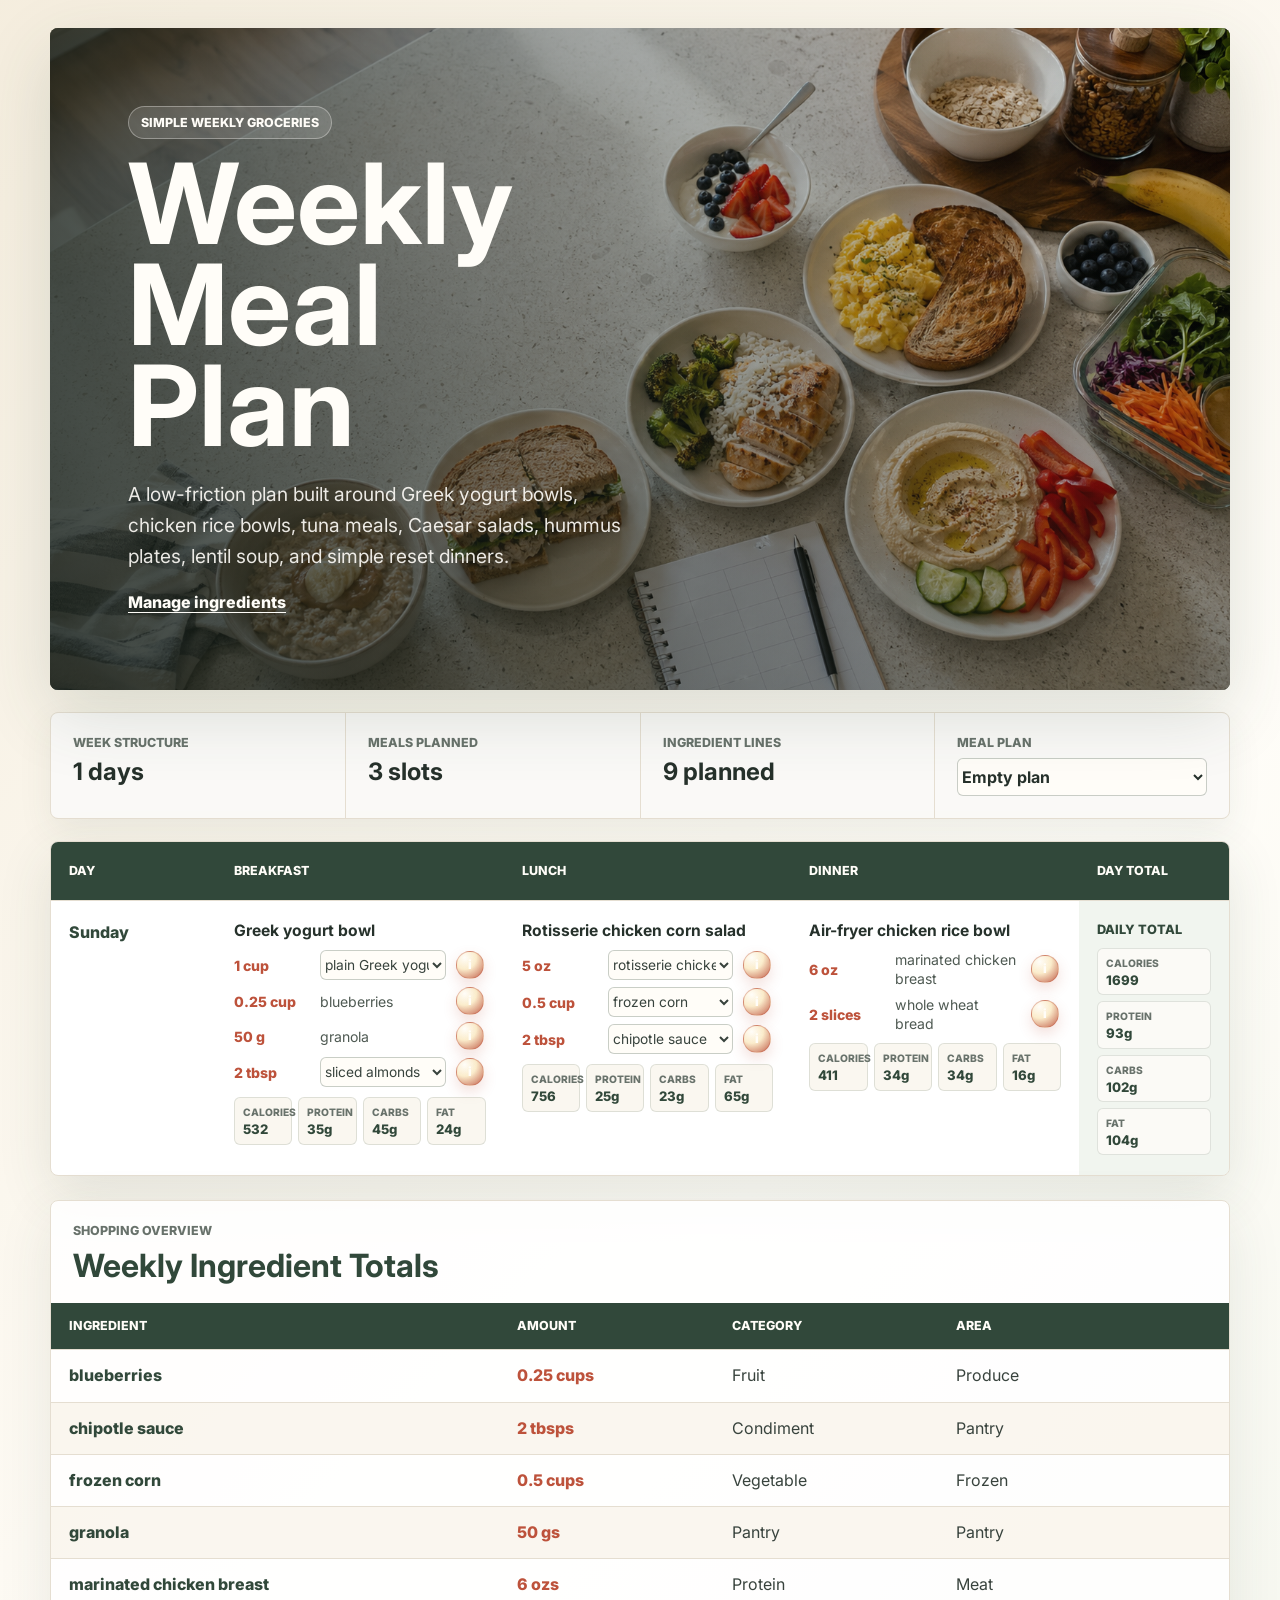
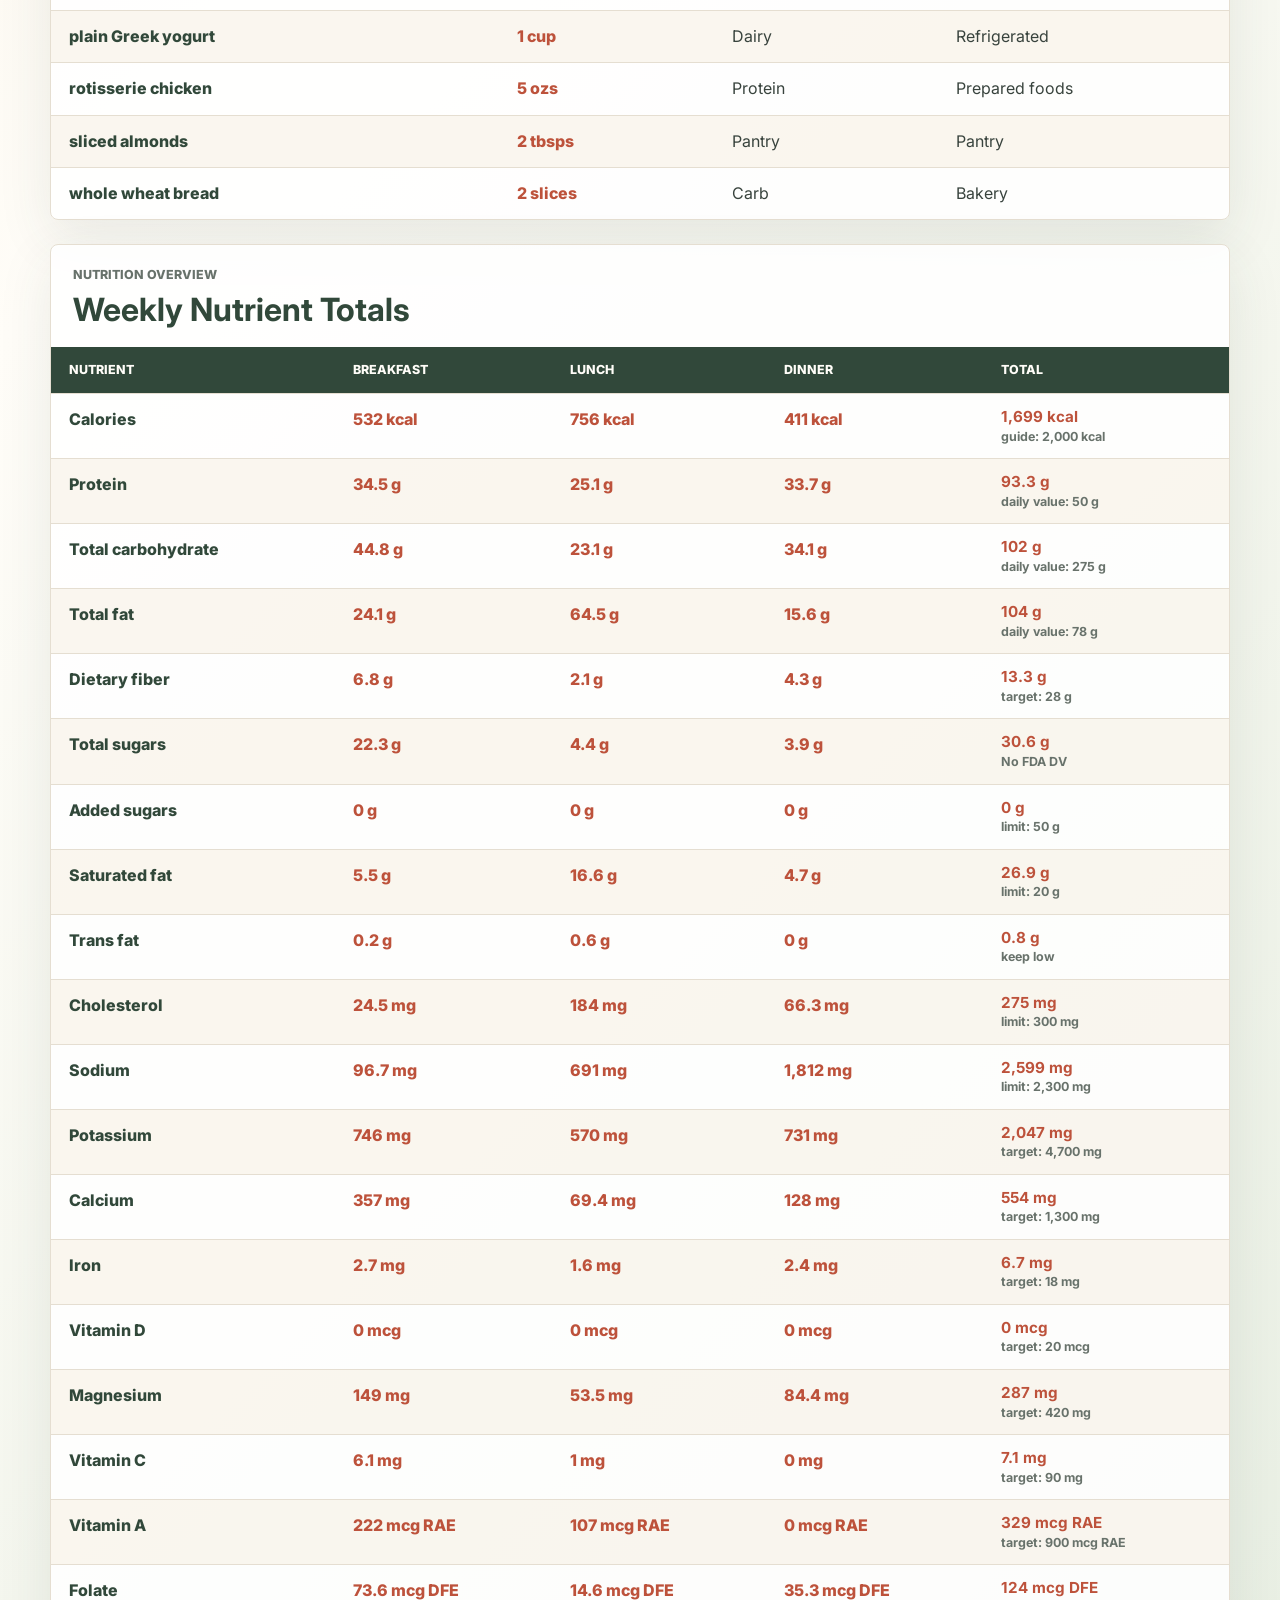
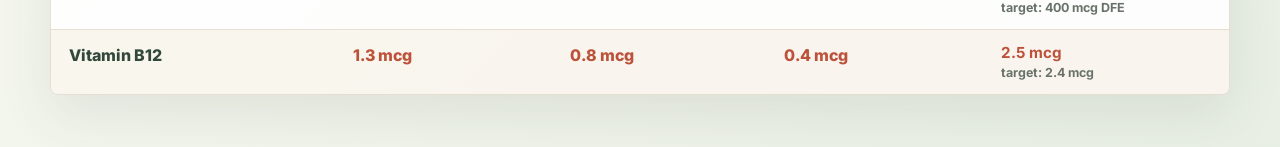
<file: index.html>
<!doctype html>
<html lang="en">
  <head>
    <meta charset="utf-8">
    <meta name="viewport" content="width=device-width, initial-scale=1">
    <title>Weekly Meal Plan</title>
    <link rel="preconnect" href="https://fonts.googleapis.com">
    <link rel="preconnect" href="https://fonts.gstatic.com" crossorigin>
    <link href="https://fonts.googleapis.com/css2?family=Inter:wght@400;500;600;700;800&display=swap" rel="stylesheet">
    <link rel="stylesheet" href="styles.css">
  </head>
  <body>
    <main class="page-shell">
      <section class="hero" aria-labelledby="page-title">
        <img src="assets/weekly-meals.png" alt="Prepared weekly meals on a kitchen counter" class="hero__image">
        <div class="hero__overlay"></div>
        <div class="hero__content">
          <p class="eyebrow">Simple weekly groceries</p>
          <h1 id="page-title">Weekly Meal Plan</h1>
          <p class="hero__copy">A low-friction plan built around Greek yogurt bowls, chicken rice bowls, tuna meals, Caesar salads, hummus plates, lentil soup, and simple reset dinners.</p>
          <a class="hero__link" href="ingredients.html">Manage ingredients</a>
        </div>
      </section>

      <section class="summary" aria-label="Meal plan summary" id="summary">
      </section>

      <section class="desktop-plan" aria-label="Weekly meal plan table">
        <table>
          <thead>
            <tr id="meal-table-head"></tr>
          </thead>
          <tbody id="meal-table-body"></tbody>
        </table>
      </section>

      <section class="mobile-plan" aria-label="Weekly meal plan cards" id="meal-cards">
      </section>

      <section class="weekly-ingredients" aria-labelledby="weekly-ingredients-title">
        <div class="weekly-ingredients__header">
          <span class="summary__label">Shopping overview</span>
          <h2 id="weekly-ingredients-title">Weekly Ingredient Totals</h2>
        </div>
        <div id="weekly-ingredient-totals"></div>
      </section>

      <section class="weekly-ingredients weekly-nutrients" aria-labelledby="weekly-nutrients-title">
        <div class="weekly-ingredients__header">
          <span class="summary__label">Nutrition overview</span>
          <h2 id="weekly-nutrients-title">Weekly Nutrient Totals</h2>
        </div>
        <div id="weekly-nutrient-totals"></div>
      </section>
    </main>
    <script src="ingredients.js" defer></script>
    <script src="nutrition-data.js" defer></script>
    <script src="meal-plan.js" defer></script>
    <script src="app.js" defer></script>
  </body>
</html>
</file>
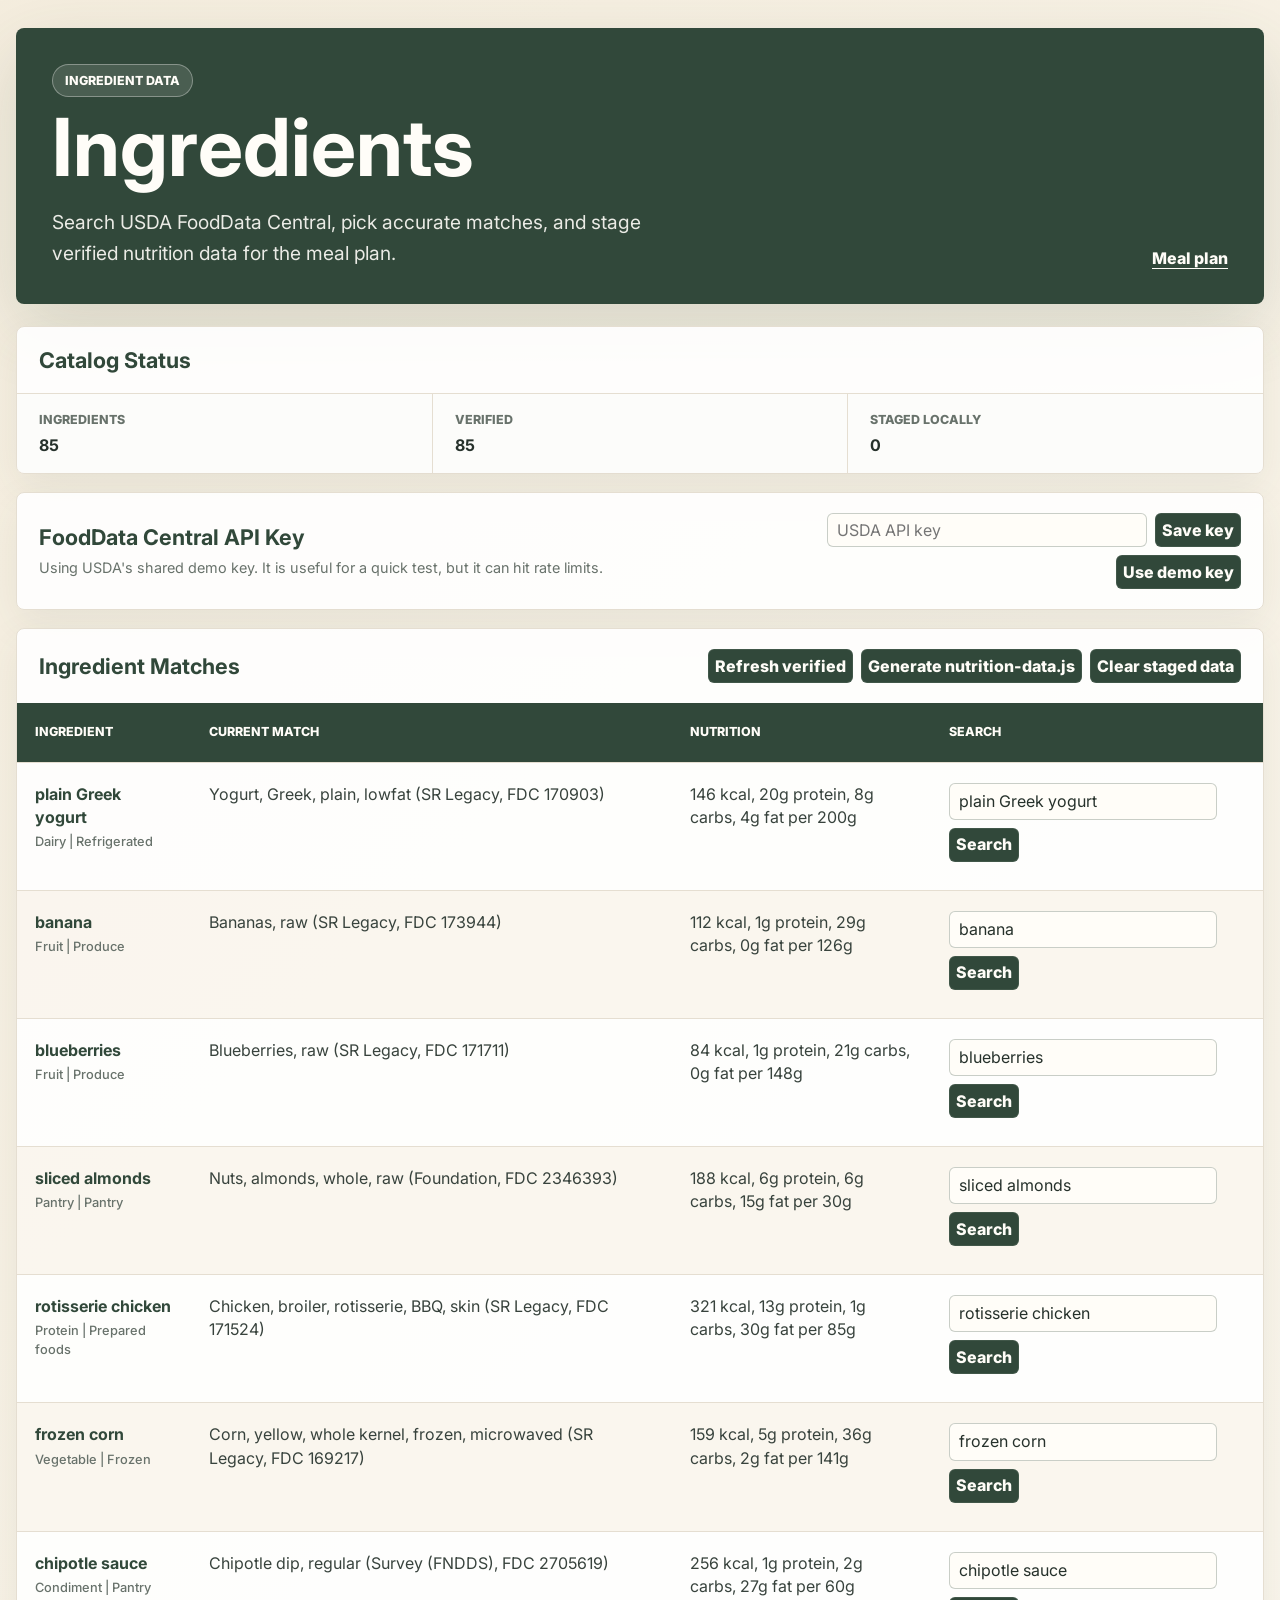
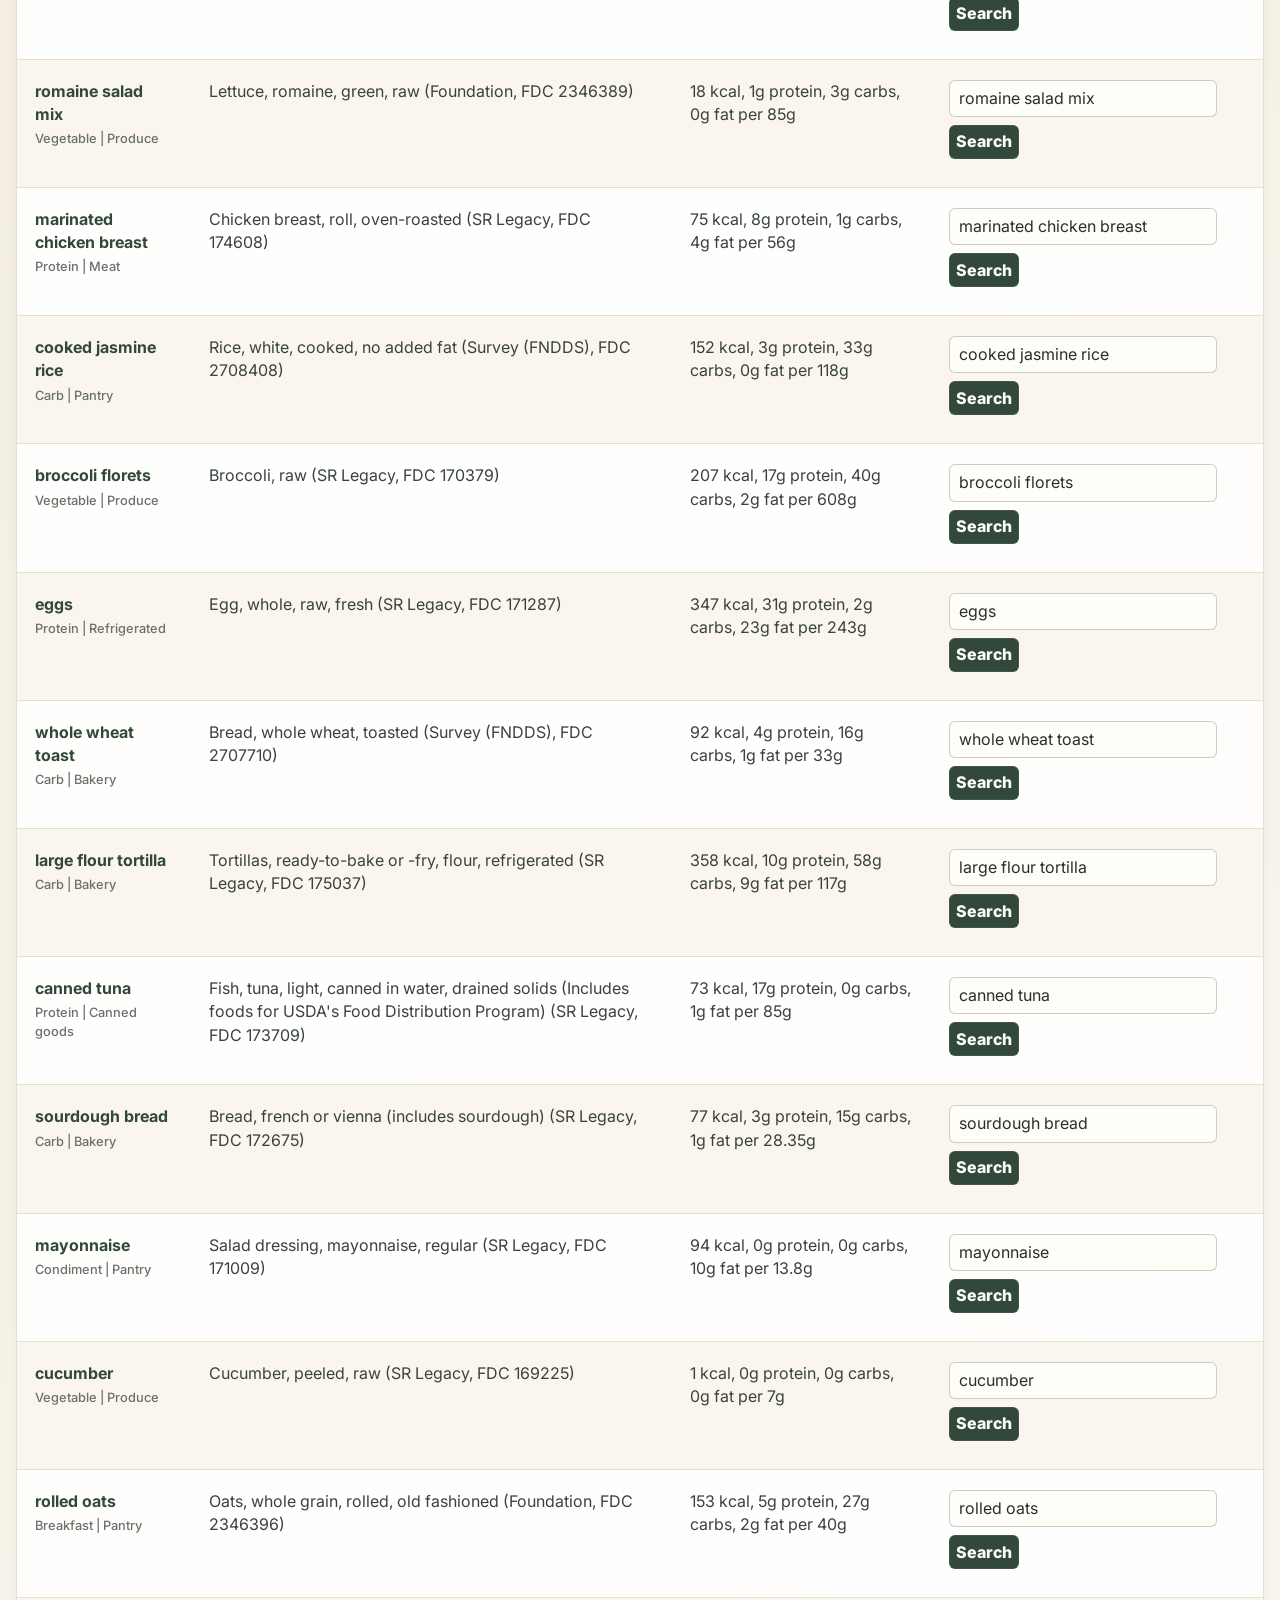
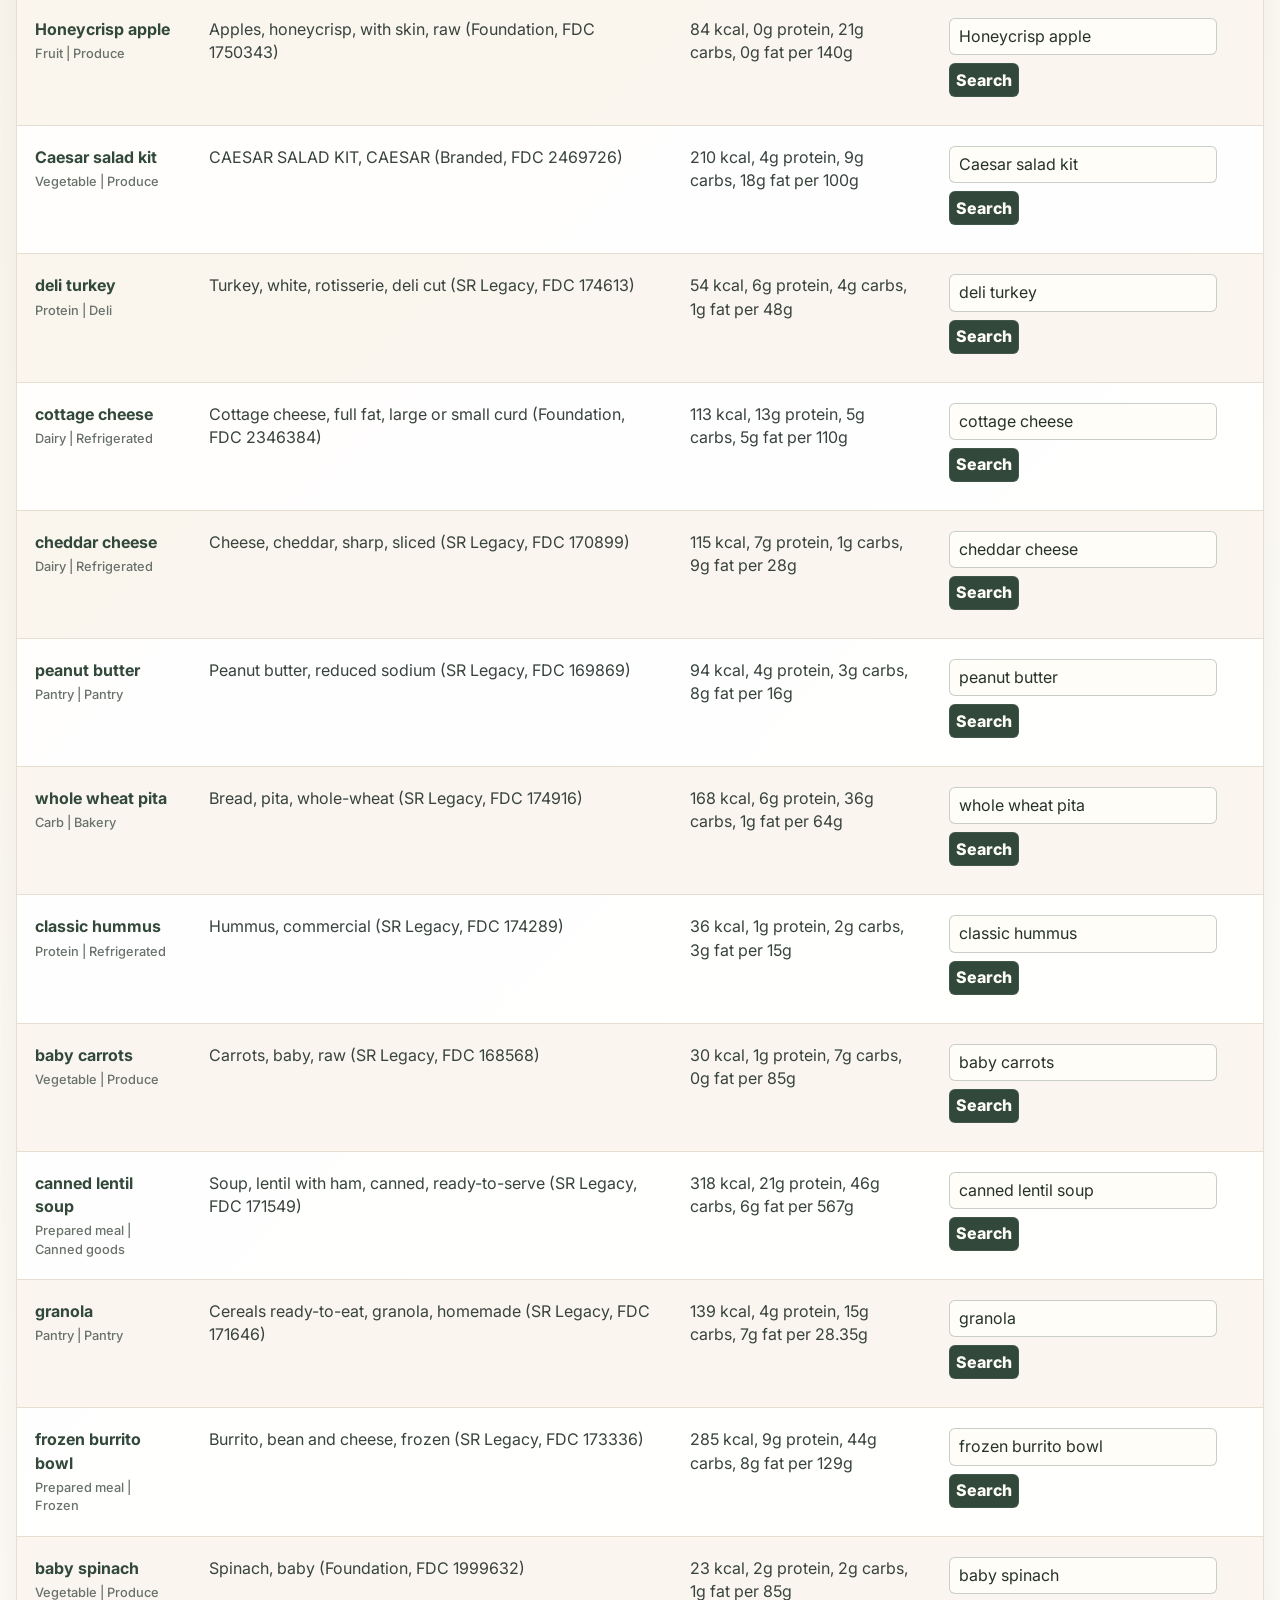
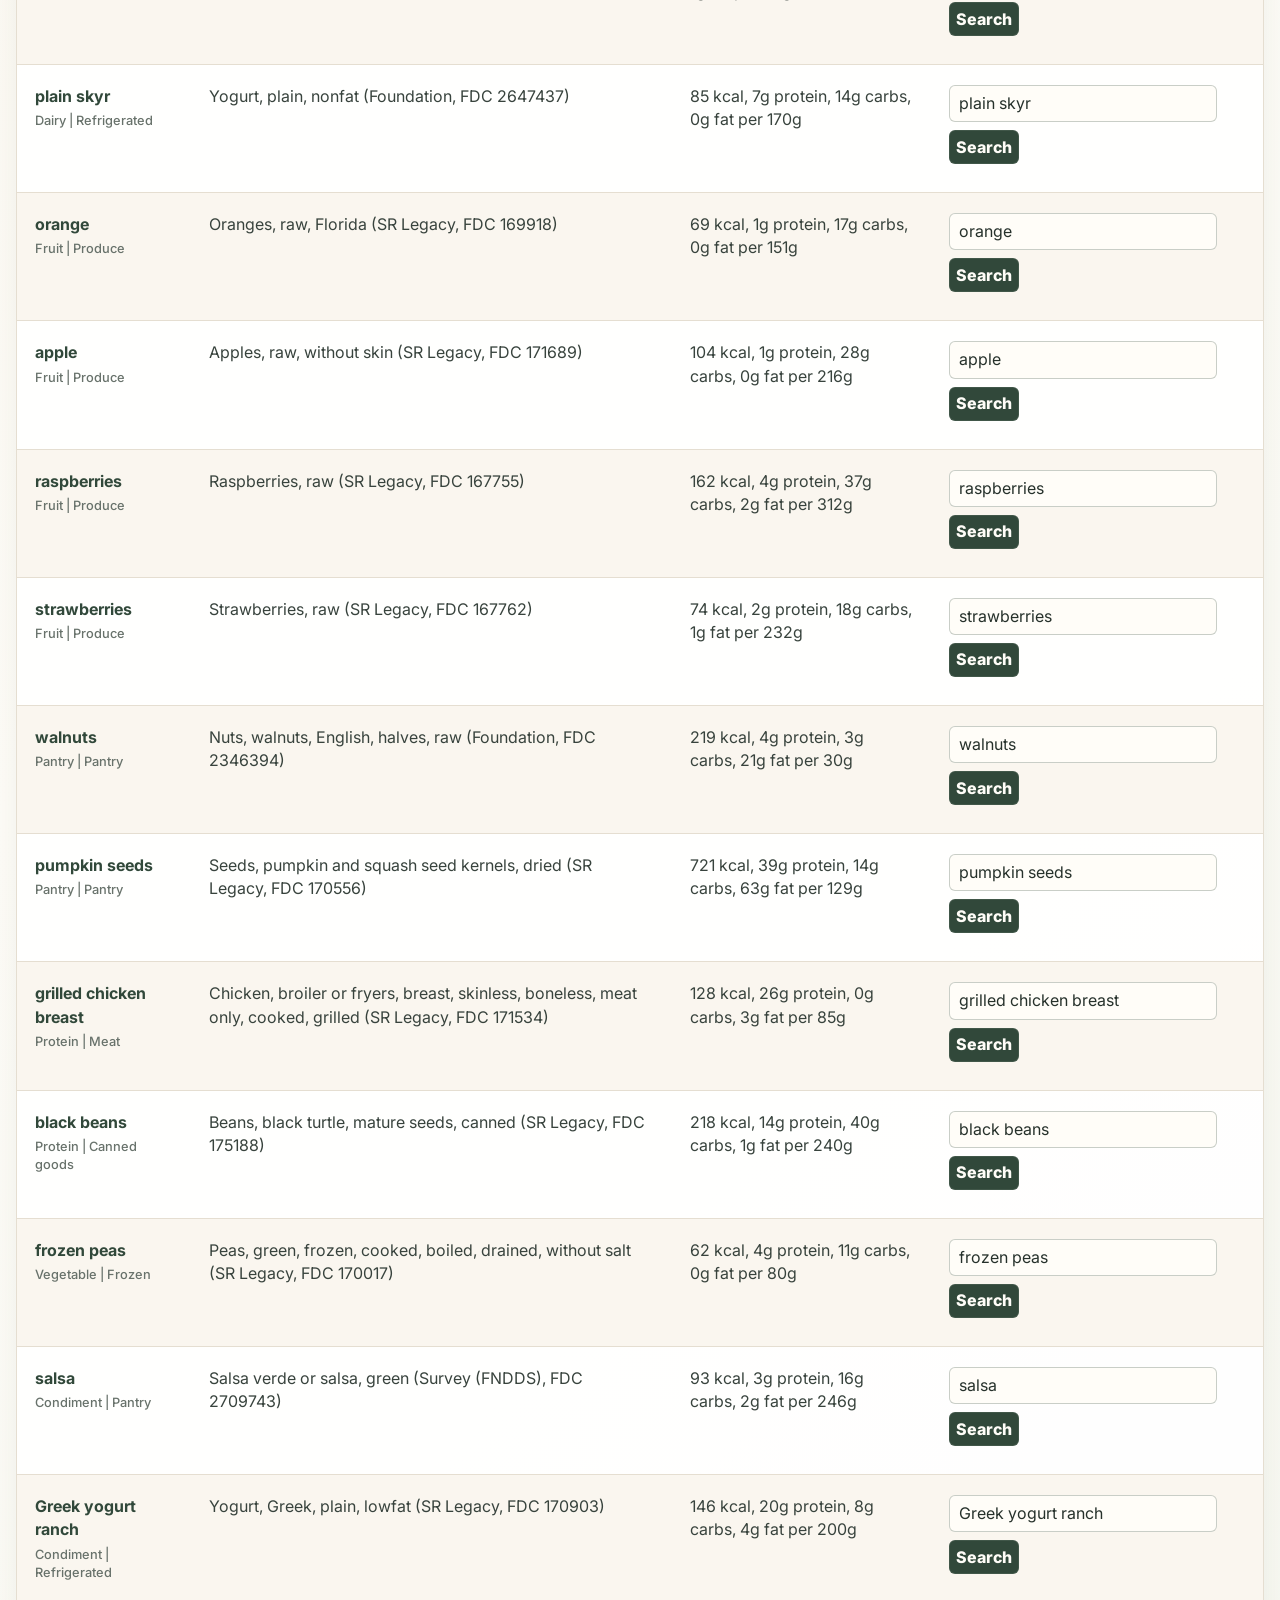
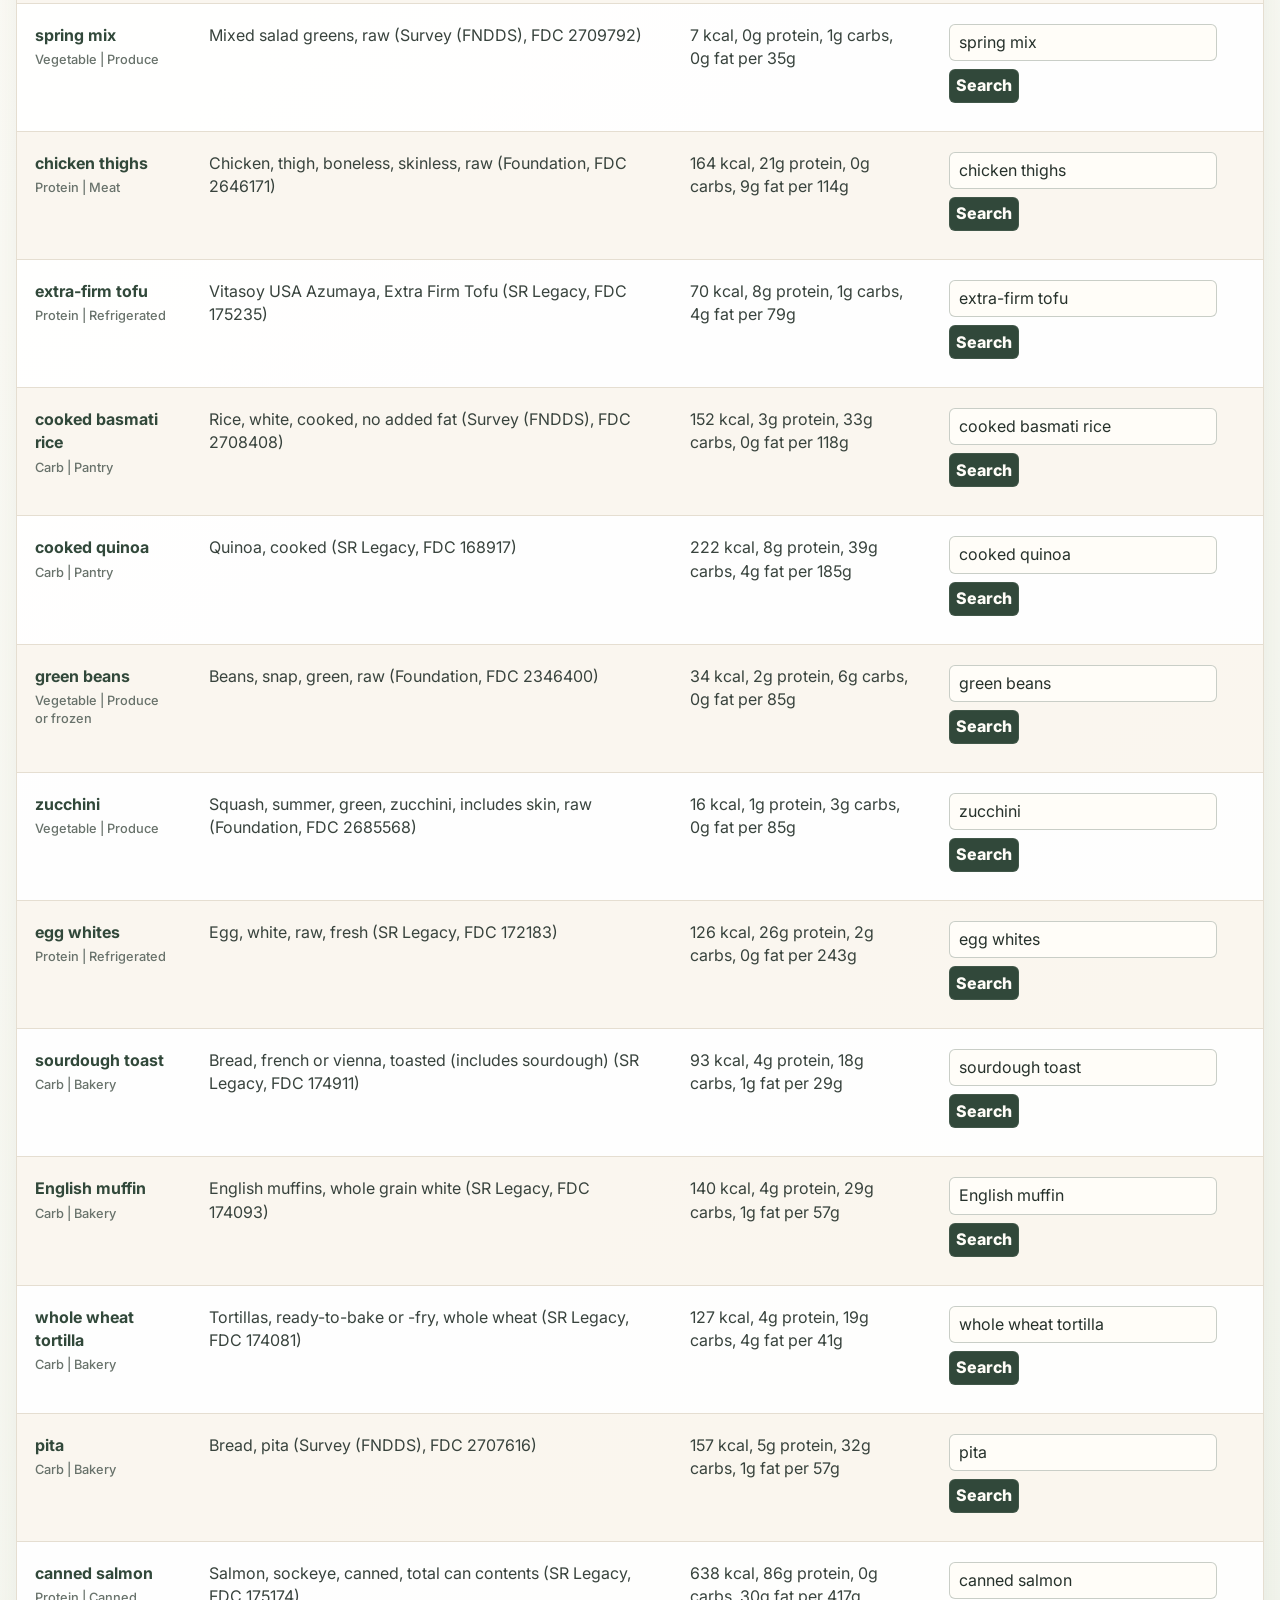
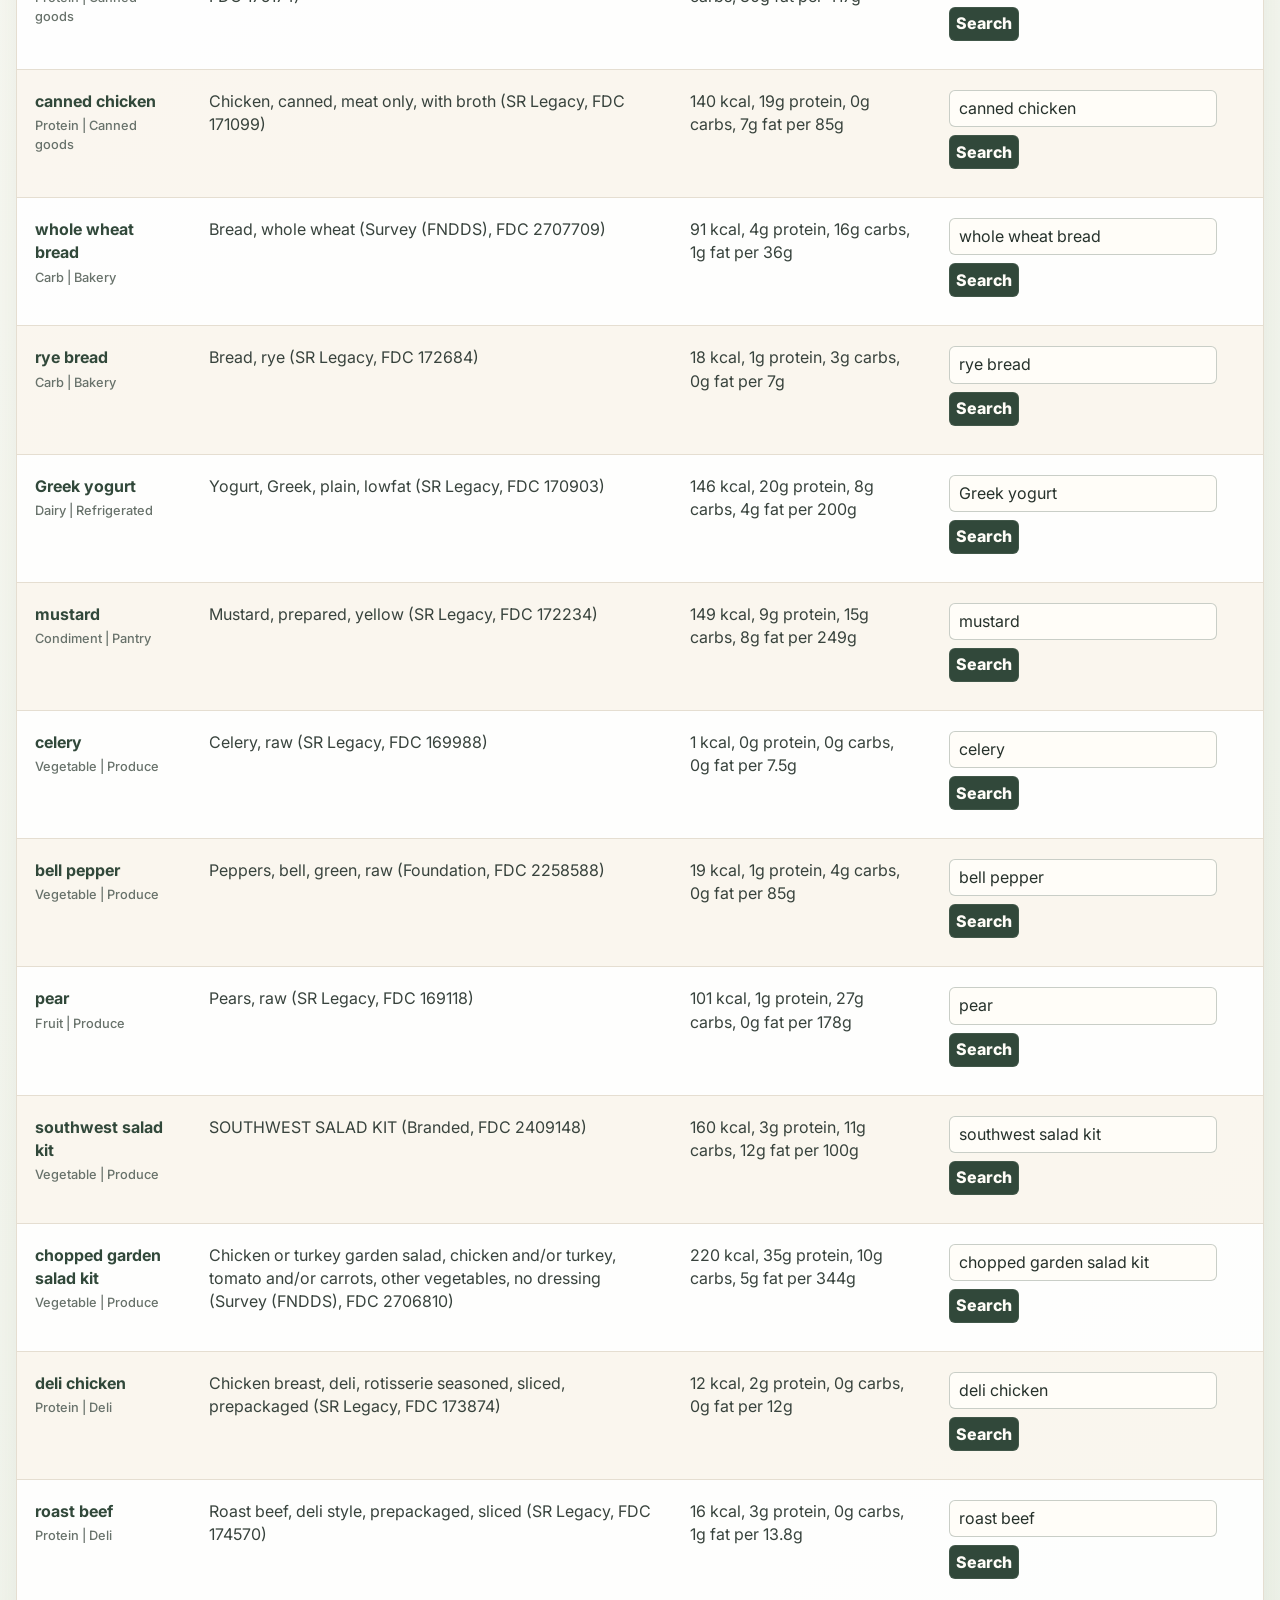
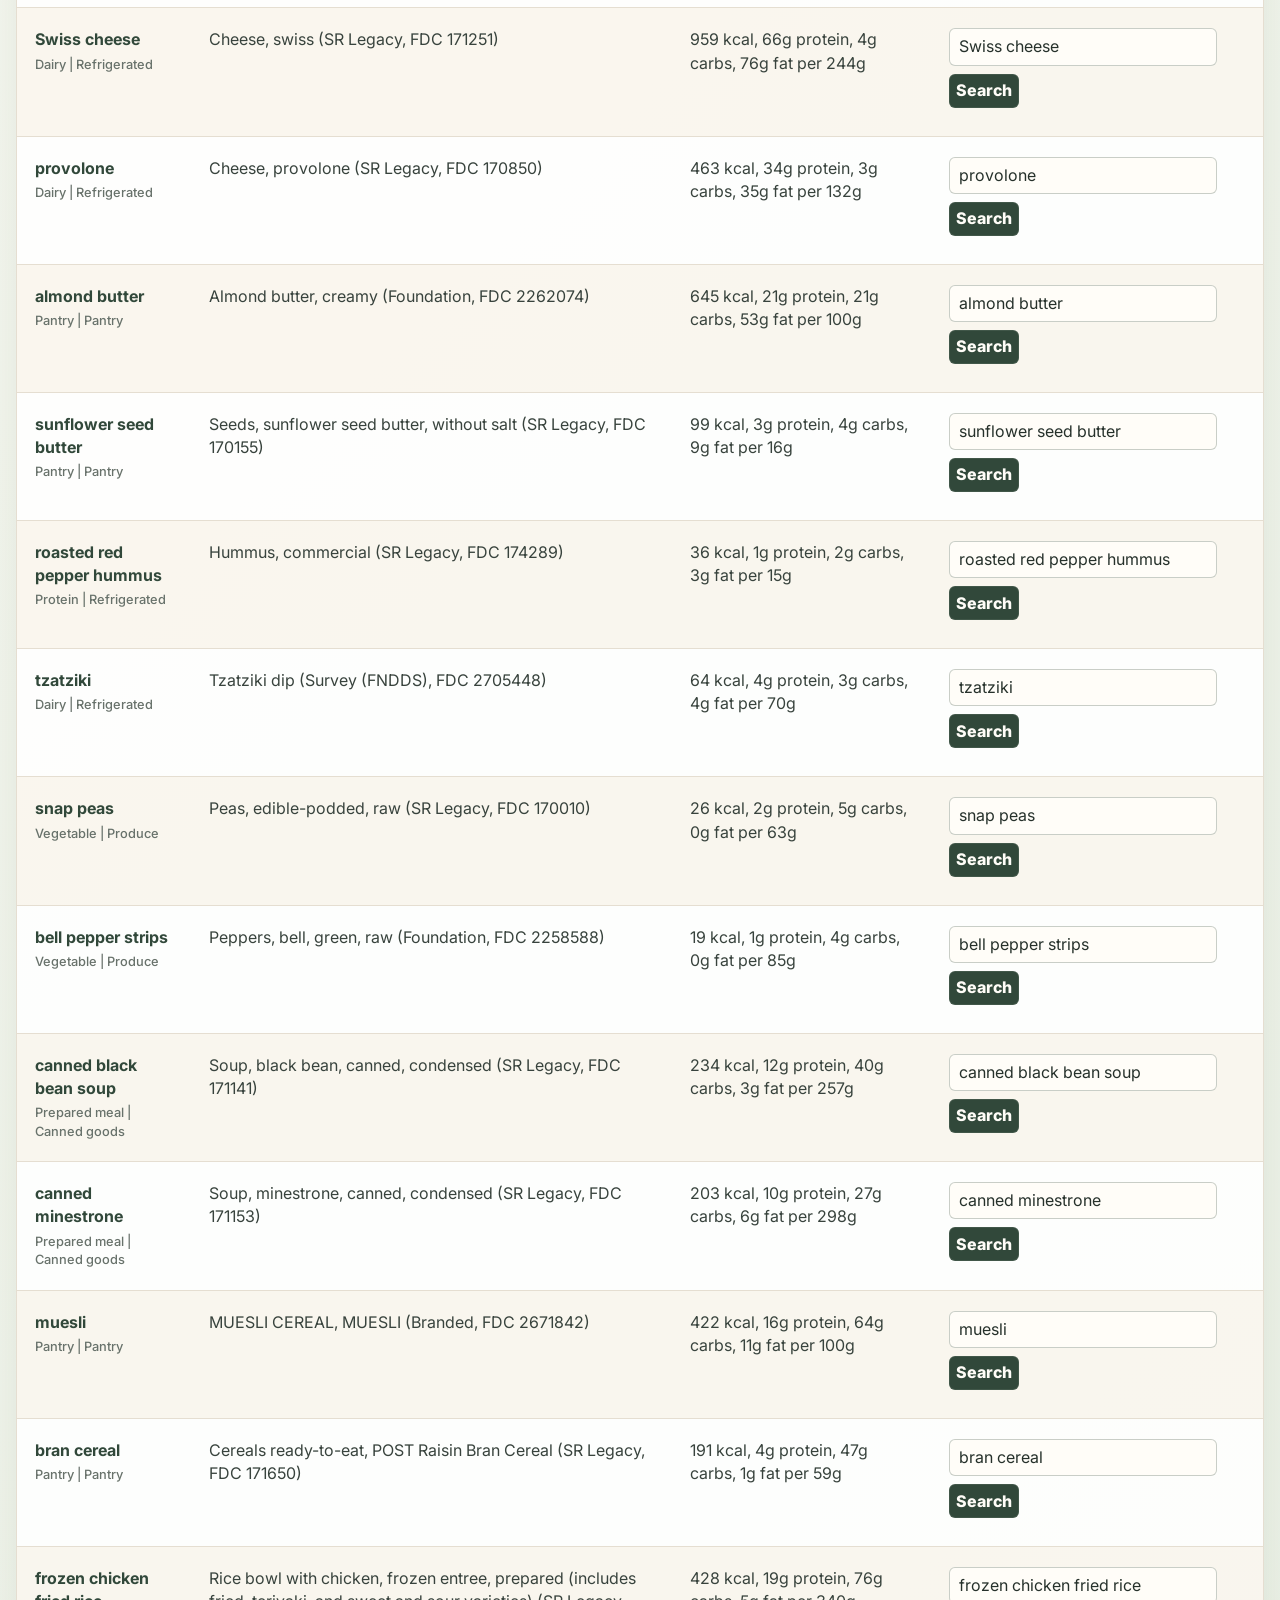
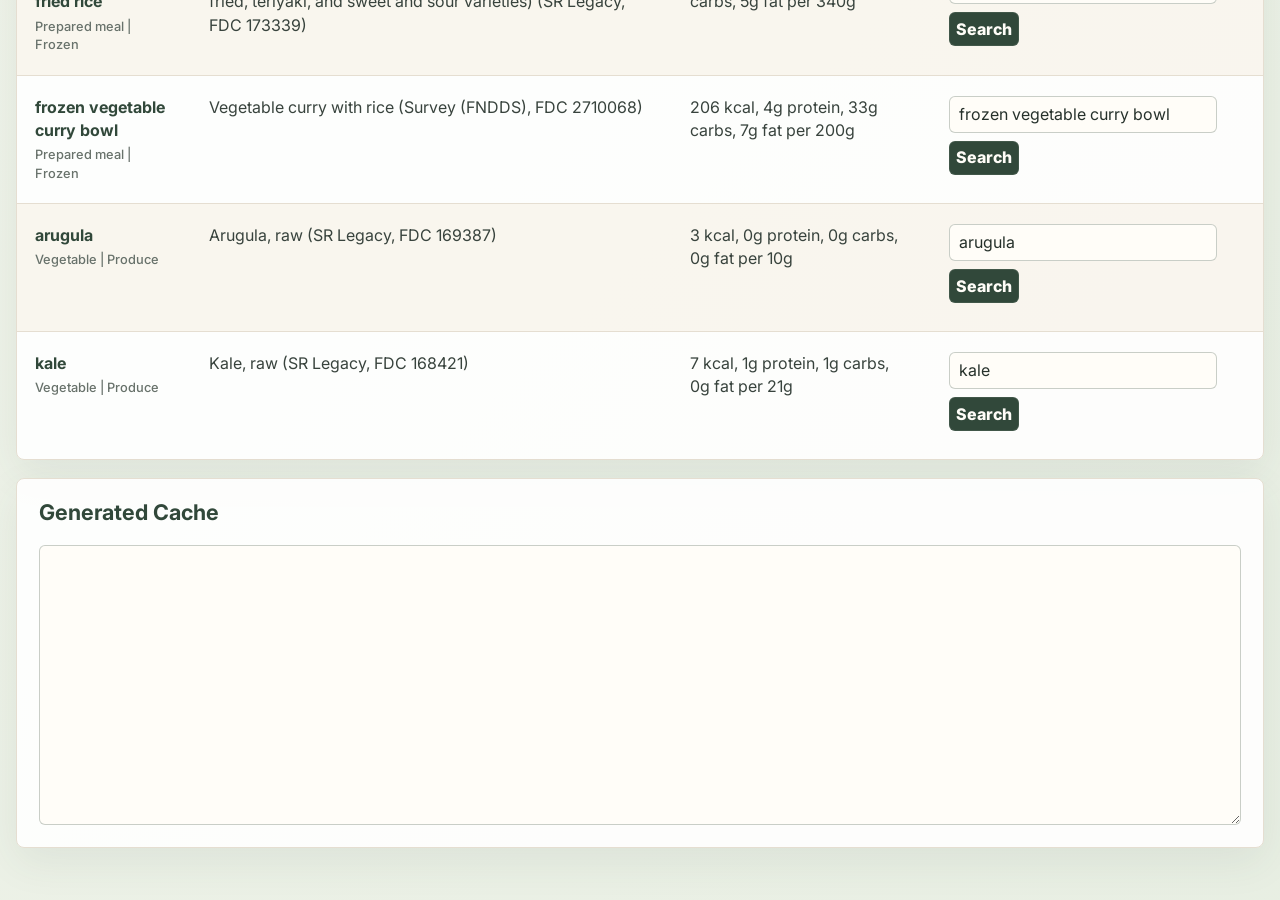
<file: ingredients.html>
<!doctype html>
<html lang="en">
  <head>
    <meta charset="utf-8">
    <meta name="viewport" content="width=device-width, initial-scale=1">
    <title>Ingredients | Weekly Meal Plan</title>
    <link rel="preconnect" href="https://fonts.googleapis.com">
    <link rel="preconnect" href="https://fonts.gstatic.com" crossorigin>
    <link href="https://fonts.googleapis.com/css2?family=Inter:wght@400;500;600;700;800&display=swap" rel="stylesheet">
    <link rel="stylesheet" href="styles.css">
  </head>
  <body>
    <main class="page-shell admin-shell">
      <header class="admin-header">
        <div>
          <p class="eyebrow">Ingredient data</p>
          <h1>Ingredients</h1>
          <p class="hero__copy">Search USDA FoodData Central, pick accurate matches, and stage verified nutrition data for the meal plan.</p>
        </div>
        <a class="text-link" href="index.html">Meal plan</a>
      </header>

      <section class="admin-panel" aria-labelledby="admin-summary-title">
        <h2 id="admin-summary-title">Catalog Status</h2>
        <div class="admin-summary" id="ingredient-admin-summary"></div>
      </section>

      <section class="admin-panel" aria-labelledby="fdc-key-title">
        <div class="admin-panel__header">
          <div>
            <h2 id="fdc-key-title">FoodData Central API Key</h2>
            <p class="admin-note" id="fdc-key-status"></p>
          </div>
          <div class="fdc-key-form">
            <input id="fdc-api-key" type="password" autocomplete="off" placeholder="USDA API key" aria-label="USDA FoodData Central API key">
            <button type="button" id="save-fdc-api-key">Save key</button>
            <button type="button" id="clear-fdc-api-key">Use demo key</button>
          </div>
        </div>
      </section>

      <section class="admin-panel" aria-labelledby="ingredient-table-title">
        <div class="admin-panel__header">
          <h2 id="ingredient-table-title">Ingredient Matches</h2>
          <div class="admin-actions">
            <button type="button" id="refresh-verified-data">Refresh verified</button>
            <button type="button" id="export-nutrition-data">Generate nutrition-data.js</button>
            <button type="button" id="clear-staged-data">Clear staged data</button>
          </div>
        </div>
        <div class="admin-table-wrap">
          <table class="ingredient-admin-table">
            <thead>
              <tr>
                <th scope="col">Ingredient</th>
                <th scope="col">Current match</th>
                <th scope="col">Nutrition</th>
                <th scope="col">Search</th>
              </tr>
            </thead>
            <tbody id="ingredient-admin-body"></tbody>
          </table>
        </div>
      </section>

      <section class="admin-panel" aria-labelledby="export-title">
        <h2 id="export-title">Generated Cache</h2>
        <textarea id="nutrition-data-output" spellcheck="false" readonly></textarea>
      </section>
    </main>

    <script src="ingredients.js" defer></script>
    <script src="nutrition-data.js" defer></script>
    <script src="fdc.js" defer></script>
    <script src="ingredient-admin.js" defer></script>
  </body>
</html>
</file>
<file: styles.css>
:root {
  --ink: #26312b;
  --muted: #68726b;
  --paper: #fffdf8;
  --surface: #ffffff;
  --line: #e5ded1;
  --sage: #607466;
  --sage-dark: #31483a;
  --tomato: #bd523b;
  --oat: #f4ecdc;
  --corn: #f3c969;
  --shadow: 0 24px 70px rgba(49, 72, 58, 0.16);
}

* {
  box-sizing: border-box;
}

html {
  color-scheme: light;
}

body {
  margin: 0;
  min-height: 100vh;
  background:
    linear-gradient(135deg, rgba(244, 236, 220, 0.92), rgba(255, 253, 248, 0.94) 42%, rgba(231, 238, 226, 0.96)),
    var(--paper);
  color: var(--ink);
  font-family: Inter, system-ui, -apple-system, BlinkMacSystemFont, "Segoe UI", sans-serif;
}

.page-shell {
  width: min(1180px, calc(100% - 32px));
  margin: 0 auto;
  padding: 28px 0 52px;
}

.hero {
  position: relative;
  display: grid;
  min-height: clamp(360px, 46vw, 520px);
  overflow: hidden;
  border-radius: 8px;
  background: var(--sage-dark);
  box-shadow: var(--shadow);
}

.hero__image,
.hero__overlay,
.hero__content {
  grid-area: 1 / 1;
}

.hero__image {
  width: 100%;
  height: 100%;
  object-fit: cover;
}

.hero__overlay {
  background:
    linear-gradient(90deg, rgba(21, 30, 24, 0.74), rgba(21, 30, 24, 0.38) 44%, rgba(21, 30, 24, 0.06)),
    linear-gradient(0deg, rgba(21, 30, 24, 0.34), rgba(21, 30, 24, 0));
}

.hero__content {
  align-self: center;
  width: min(650px, 100%);
  padding: clamp(28px, 7vw, 78px);
  color: #fffdf8;
}

.eyebrow {
  width: fit-content;
  margin: 0 0 14px;
  padding: 8px 12px;
  border: 1px solid rgba(255, 253, 248, 0.34);
  border-radius: 999px;
  background: rgba(255, 253, 248, 0.12);
  font-size: 0.78rem;
  font-weight: 800;
  letter-spacing: 0;
  text-transform: uppercase;
}

h1 {
  margin: 0;
  max-width: 9ch;
  font-size: clamp(3.2rem, 9vw, 7rem);
  line-height: 0.9;
  letter-spacing: 0;
}

.hero__copy {
  max-width: 54ch;
  margin: 24px 0 0;
  color: rgba(255, 253, 248, 0.9);
  font-size: clamp(1rem, 2vw, 1.2rem);
  line-height: 1.6;
}

.hero__link,
.text-link {
  display: inline-flex;
  width: fit-content;
  margin-top: 20px;
  color: inherit;
  font-weight: 800;
  text-underline-offset: 4px;
}

.summary {
  display: grid;
  grid-template-columns: repeat(4, minmax(0, 1fr));
  gap: 1px;
  margin: 22px 0;
  overflow: hidden;
  border: 1px solid var(--line);
  border-radius: 8px;
  background: var(--line);
  box-shadow: 0 12px 34px rgba(49, 72, 58, 0.08);
}

.summary > div {
  min-width: 0;
  padding: 22px;
  background: rgba(255, 255, 255, 0.82);
}

.summary__label {
  display: block;
  margin-bottom: 8px;
  color: var(--muted);
  font-size: 0.78rem;
  font-weight: 800;
  letter-spacing: 0;
  text-transform: uppercase;
}

.summary strong {
  display: block;
  font-size: clamp(1.15rem, 2vw, 1.5rem);
  line-height: 1.2;
}

.summary__control select {
  width: 100%;
  min-height: 38px;
  border: 1px solid rgba(96, 116, 102, 0.34);
  border-radius: 6px;
  background: rgba(255, 253, 248, 0.95);
  color: var(--ink);
  font: inherit;
  font-weight: 700;
}

.desktop-plan {
  overflow: hidden;
  border: 1px solid var(--line);
  border-radius: 8px;
  background: var(--surface);
  box-shadow: 0 18px 54px rgba(49, 72, 58, 0.12);
}

table {
  width: 100%;
  border-collapse: collapse;
}

th,
td {
  padding: 20px 18px;
  border-bottom: 1px solid var(--line);
  text-align: left;
  vertical-align: top;
  line-height: 1.45;
}

thead th {
  background: var(--sage-dark);
  color: #fffdf8;
  font-size: 0.78rem;
  font-weight: 800;
  letter-spacing: 0;
  text-transform: uppercase;
}

tbody th {
  width: 14%;
  color: var(--sage-dark);
  font-size: 1rem;
  font-weight: 800;
}

tbody td {
  color: #38433d;
}

.day-total-cell {
  width: 150px;
  background: rgba(231, 238, 226, 0.56);
}

tbody tr:nth-child(even) {
  background: rgba(244, 236, 220, 0.45);
}

tbody tr:last-child th,
tbody tr:last-child td {
  border-bottom: 0;
}

tbody tr:hover {
  background: rgba(243, 201, 105, 0.18);
}

.meal {
  display: grid;
  gap: 10px;
}

.meal__title {
  display: block;
  color: var(--ink);
  font-size: 0.98rem;
  line-height: 1.25;
}

.ingredient-list {
  display: grid;
  gap: 7px;
  margin: 0;
  padding: 0;
  list-style: none;
}

.ingredient-list li {
  display: grid;
  grid-template-columns: 76px minmax(0, 1fr) 30px;
  align-items: center;
  column-gap: 10px;
  color: #4f5a53;
  font-size: 0.88rem;
  line-height: 1.35;
}

.ingredient-amount {
  color: var(--tomato);
  font-weight: 800;
  white-space: nowrap;
}

.ingredient-select {
  width: min(100%, 210px);
  min-height: 30px;
  border: 1px solid rgba(96, 116, 102, 0.34);
  border-radius: 6px;
  background: rgba(255, 253, 248, 0.9);
  color: #38433d;
  font: inherit;
  font-size: 0.86rem;
}

.ingredient-select:focus {
  outline: 2px solid rgba(189, 82, 59, 0.32);
  outline-offset: 2px;
}

.ingredient-info-button {
  display: inline-grid;
  place-items: center;
  width: 28px;
  height: 28px;
  min-height: 28px;
  border: 1px solid rgba(189, 82, 59, 0.34);
  border-radius: 999px;
  background:
    radial-gradient(circle at 30% 22%, rgba(255, 253, 248, 0.95), rgba(243, 201, 105, 0.34) 42%, rgba(189, 82, 59, 0.92));
  color: #fffdf8;
  font-size: 0.78rem;
  font-weight: 900;
  line-height: 1;
  cursor: pointer;
  box-shadow: 0 6px 14px rgba(189, 82, 59, 0.18);
}

.ingredient-info-button:hover,
.ingredient-info-button:focus {
  transform: translateY(-1px);
  outline: 2px solid rgba(189, 82, 59, 0.26);
  outline-offset: 2px;
}

.ingredient-info-overlay {
  position: fixed;
  inset: 0;
  z-index: 20;
  display: grid;
  place-items: center;
  padding: 24px;
  background: rgba(21, 30, 24, 0.48);
}

.ingredient-info {
  width: min(620px, 100%);
  max-height: min(760px, calc(100vh - 48px));
  overflow: hidden;
  border: 1px solid rgba(255, 253, 248, 0.4);
  border-radius: 8px;
  background: #fffdf8;
  box-shadow: 0 28px 80px rgba(21, 30, 24, 0.34);
}

.ingredient-info__header {
  display: flex;
  align-items: start;
  justify-content: space-between;
  gap: 18px;
  padding: 22px;
  background: var(--sage-dark);
  color: #fffdf8;
}

.ingredient-info__header h3 {
  margin: 0;
  font-size: clamp(1.45rem, 4vw, 2.1rem);
  line-height: 1.05;
  letter-spacing: 0;
}

.ingredient-info__header p {
  margin: 10px 0 0;
  color: rgba(255, 253, 248, 0.82);
  font-size: 0.9rem;
}

.ingredient-info__close {
  display: inline-grid;
  place-items: center;
  width: 34px;
  height: 34px;
  min-height: 34px;
  border: 1px solid rgba(255, 253, 248, 0.38);
  border-radius: 999px;
  background: rgba(255, 253, 248, 0.12);
  color: #fffdf8;
  font: inherit;
  font-weight: 900;
  cursor: pointer;
}

.ingredient-info__table {
  display: block;
  max-height: min(520px, calc(100vh - 210px));
  overflow: auto;
}

.ingredient-info__table thead,
.ingredient-info__table tbody,
.ingredient-info__table tr {
  display: table;
  width: 100%;
  table-layout: fixed;
}

.ingredient-info__table th,
.ingredient-info__table td {
  padding: 12px 18px;
}

.ingredient-info__table tbody th {
  width: auto;
}

.ingredient-info__table td {
  color: var(--tomato);
  font-weight: 800;
  white-space: nowrap;
}

.nutrition-line {
  display: grid;
  grid-template-columns: repeat(4, minmax(0, 1fr));
  gap: 6px;
  margin: 0;
}

.nutrition-line div {
  min-width: 0;
  padding: 7px 8px;
  border: 1px solid rgba(96, 116, 102, 0.18);
  border-radius: 6px;
  background: rgba(244, 236, 220, 0.42);
}

.nutrition-line dt,
.day-card .nutrition-line dt {
  margin: 0 0 2px;
  color: var(--muted);
  font-size: 0.64rem;
  font-weight: 800;
  letter-spacing: 0;
  text-transform: uppercase;
}

.nutrition-line dd,
.day-card .nutrition-line dd {
  margin: 0;
  color: var(--sage-dark);
  font-size: 0.82rem;
  font-weight: 800;
  line-height: 1.1;
}

.daily-total {
  display: grid;
  gap: 9px;
}

.daily-total__title {
  display: block;
  color: var(--sage-dark);
  font-size: 0.8rem;
  font-weight: 800;
  letter-spacing: 0;
  text-transform: uppercase;
}

.day-total-cell .nutrition-line {
  grid-template-columns: 1fr;
}

.day-total-cell .nutrition-line div {
  background: rgba(255, 253, 248, 0.72);
}

.meal__note {
  margin: 0;
  color: var(--muted);
  font-size: 0.82rem;
  line-height: 1.45;
}

.mobile-plan {
  display: none;
}

.day-card {
  border: 1px solid var(--line);
  border-radius: 8px;
  background: rgba(255, 255, 255, 0.88);
  box-shadow: 0 12px 34px rgba(49, 72, 58, 0.08);
}

.day-card h2 {
  margin: 0;
  padding: 18px 18px 0;
  color: var(--sage-dark);
  font-size: 1.35rem;
  letter-spacing: 0;
}

.day-card dl {
  display: grid;
  gap: 10px;
  margin: 0;
  padding: 16px 18px 18px;
}

.day-card dt {
  color: var(--tomato);
  font-size: 0.74rem;
  font-weight: 800;
  letter-spacing: 0;
  text-transform: uppercase;
}

.day-card dd {
  margin: -4px 0 8px;
  color: #38433d;
  line-height: 1.5;
}

.day-card .meal {
  gap: 9px;
}

.day-card .ingredient-list li {
  grid-template-columns: 82px minmax(0, 1fr) 30px;
  font-size: 0.92rem;
}

.day-card .ingredient-select {
  width: min(100%, 230px);
}

.day-card .nutrition-line {
  grid-template-columns: repeat(4, minmax(58px, 1fr));
}

.day-card > .daily-total {
  margin: 0 18px 18px;
  padding: 14px;
  border: 1px solid rgba(96, 116, 102, 0.22);
  border-radius: 8px;
  background: rgba(231, 238, 226, 0.62);
}

.weekly-ingredients {
  margin-top: 24px;
  overflow: hidden;
  border: 1px solid var(--line);
  border-radius: 8px;
  background: rgba(255, 255, 255, 0.88);
  box-shadow: 0 18px 54px rgba(49, 72, 58, 0.1);
}

.weekly-ingredients__header {
  padding: 22px 22px 0;
}

.weekly-ingredients h2 {
  margin: 0 0 18px;
  color: var(--sage-dark);
  font-size: clamp(1.35rem, 3vw, 2rem);
  letter-spacing: 0;
}

.weekly-ingredients__table {
  width: 100%;
}

.weekly-ingredients__table th,
.weekly-ingredients__table td {
  padding: 14px 18px;
}

.weekly-ingredients__table tbody th {
  width: auto;
}

.weekly-ingredients__table td:first-of-type {
  color: var(--tomato);
  font-weight: 800;
  white-space: nowrap;
}

.empty-state {
  margin: 0;
  padding: 22px;
  color: var(--muted);
  font-weight: 700;
}

#weekly-nutrient-totals {
  overflow-x: auto;
}

.weekly-nutrients__table {
  min-width: 760px;
}

.weekly-nutrients__table td:not(:last-child) {
  color: var(--tomato);
  font-weight: 800;
  white-space: nowrap;
}

.nutrient-total {
  display: grid;
  gap: 3px;
}

.nutrient-total strong {
  color: var(--tomato);
  font-size: 0.95rem;
  line-height: 1.15;
}

.nutrient-total span {
  color: var(--muted);
  font-size: 0.78rem;
  font-weight: 700;
  line-height: 1.25;
}

.admin-shell {
  width: min(1320px, calc(100% - 32px));
}

.admin-header {
  display: flex;
  align-items: end;
  justify-content: space-between;
  gap: 24px;
  margin-bottom: 22px;
  padding: 36px;
  border-radius: 8px;
  background: var(--sage-dark);
  color: #fffdf8;
  box-shadow: var(--shadow);
}

.admin-header h1 {
  max-width: none;
  font-size: clamp(2.4rem, 7vw, 5rem);
}

.admin-panel {
  margin-top: 18px;
  overflow: hidden;
  border: 1px solid var(--line);
  border-radius: 8px;
  background: rgba(255, 255, 255, 0.9);
  box-shadow: 0 14px 42px rgba(49, 72, 58, 0.08);
}

.admin-panel h2 {
  margin: 0;
  color: var(--sage-dark);
  font-size: 1.35rem;
  letter-spacing: 0;
}

.admin-panel > h2,
.admin-panel__header {
  padding: 20px 22px;
}

.admin-panel__header {
  display: flex;
  align-items: center;
  justify-content: space-between;
  gap: 16px;
}

.admin-actions,
.fdc-search,
.fdc-key-form {
  display: flex;
  flex-wrap: wrap;
  gap: 8px;
}

.fdc-key-form {
  justify-content: flex-end;
}

.fdc-key-form input {
  min-width: min(320px, 100%);
}

.admin-note {
  max-width: 680px;
  margin: 8px 0 0;
  color: rgba(255, 253, 248, 0.76);
  font-size: 0.9rem;
  line-height: 1.45;
}

.admin-panel .admin-note {
  color: var(--muted);
}

button {
  min-height: 34px;
  border: 1px solid rgba(96, 116, 102, 0.34);
  border-radius: 6px;
  background: var(--sage-dark);
  color: #fffdf8;
  font: inherit;
  font-weight: 800;
  cursor: pointer;
}

button:disabled {
  cursor: not-allowed;
  opacity: 0.64;
}

input,
textarea {
  border: 1px solid rgba(96, 116, 102, 0.34);
  border-radius: 6px;
  background: #fffdf8;
  color: var(--ink);
  font: inherit;
}

input {
  min-height: 34px;
  padding: 6px 9px;
}

textarea {
  display: block;
  width: calc(100% - 44px);
  min-height: 280px;
  margin: 0 22px 22px;
  padding: 14px;
  font-family: ui-monospace, SFMono-Regular, Menlo, Consolas, monospace;
  font-size: 0.84rem;
}

.admin-summary {
  display: grid;
  grid-template-columns: repeat(3, minmax(0, 1fr));
  gap: 1px;
  border-top: 1px solid var(--line);
  background: var(--line);
}

.admin-summary > div {
  padding: 18px 22px;
  background: rgba(255, 255, 255, 0.9);
}

.admin-table-wrap {
  overflow-x: auto;
}

.ingredient-admin-table {
  min-width: 1120px;
}

.ingredient-admin-table th span {
  display: block;
  margin-top: 4px;
  color: var(--muted);
  font-size: 0.8rem;
  font-weight: 500;
}

.ingredient-admin-table td {
  min-width: 190px;
}

.fdc-results {
  display: grid;
  flex-basis: 100%;
  gap: 8px;
}

.fdc-result {
  display: flex;
  align-items: center;
  justify-content: space-between;
  gap: 12px;
  padding: 10px;
  border: 1px solid rgba(96, 116, 102, 0.18);
  border-radius: 6px;
  background: rgba(244, 236, 220, 0.42);
}

.fdc-result span {
  display: block;
  color: var(--muted);
  font-size: 0.78rem;
}

@media (max-width: 760px) {
  .page-shell {
    width: min(100% - 24px, 680px);
    padding-top: 12px;
  }

  .hero {
    min-height: 430px;
  }

  .hero__image {
    object-position: center;
  }

  .hero__overlay {
    background:
      linear-gradient(0deg, rgba(21, 30, 24, 0.82), rgba(21, 30, 24, 0.18) 62%),
      linear-gradient(90deg, rgba(21, 30, 24, 0.42), rgba(21, 30, 24, 0.1));
  }

  .hero__content {
    align-self: end;
    padding: 24px;
  }

  h1 {
    max-width: 8ch;
    font-size: clamp(3rem, 16vw, 4.8rem);
  }

  .summary {
    grid-template-columns: 1fr;
  }

  .summary > div {
    padding: 18px;
  }

  .desktop-plan {
    display: none;
  }

  .mobile-plan {
    display: grid;
    gap: 14px;
  }

  .weekly-ingredients__table {
    display: block;
    overflow-x: auto;
    white-space: nowrap;
  }

  .admin-header,
  .admin-panel__header {
    align-items: start;
    flex-direction: column;
  }

  .admin-summary {
    grid-template-columns: 1fr;
  }
}

@media print {
  body {
    background: #fff;
  }

  .page-shell {
    width: 100%;
    padding: 0;
  }

  .hero {
    min-height: auto;
    box-shadow: none;
  }

  .hero__image,
  .hero__overlay,
  .summary {
    display: none;
  }

  .hero__content {
    padding: 0 0 18px;
    color: #000;
  }

  h1 {
    max-width: none;
    font-size: 32px;
    line-height: 1.1;
  }

  .hero__copy,
  .eyebrow,
  .mobile-plan,
  .weekly-ingredients {
    display: none;
  }

  .desktop-plan {
    border: 1px solid #999;
    box-shadow: none;
  }

  th,
  td {
    padding: 9px;
    border-color: #bbb;
    font-size: 11px;
  }

  .meal {
    gap: 4px;
  }

  .ingredient-list {
    gap: 2px;
  }

  .ingredient-list li,
  .meal__note {
    font-size: 9px;
  }

  thead th {
    background: #eee;
    color: #000;
  }
}
</file>
